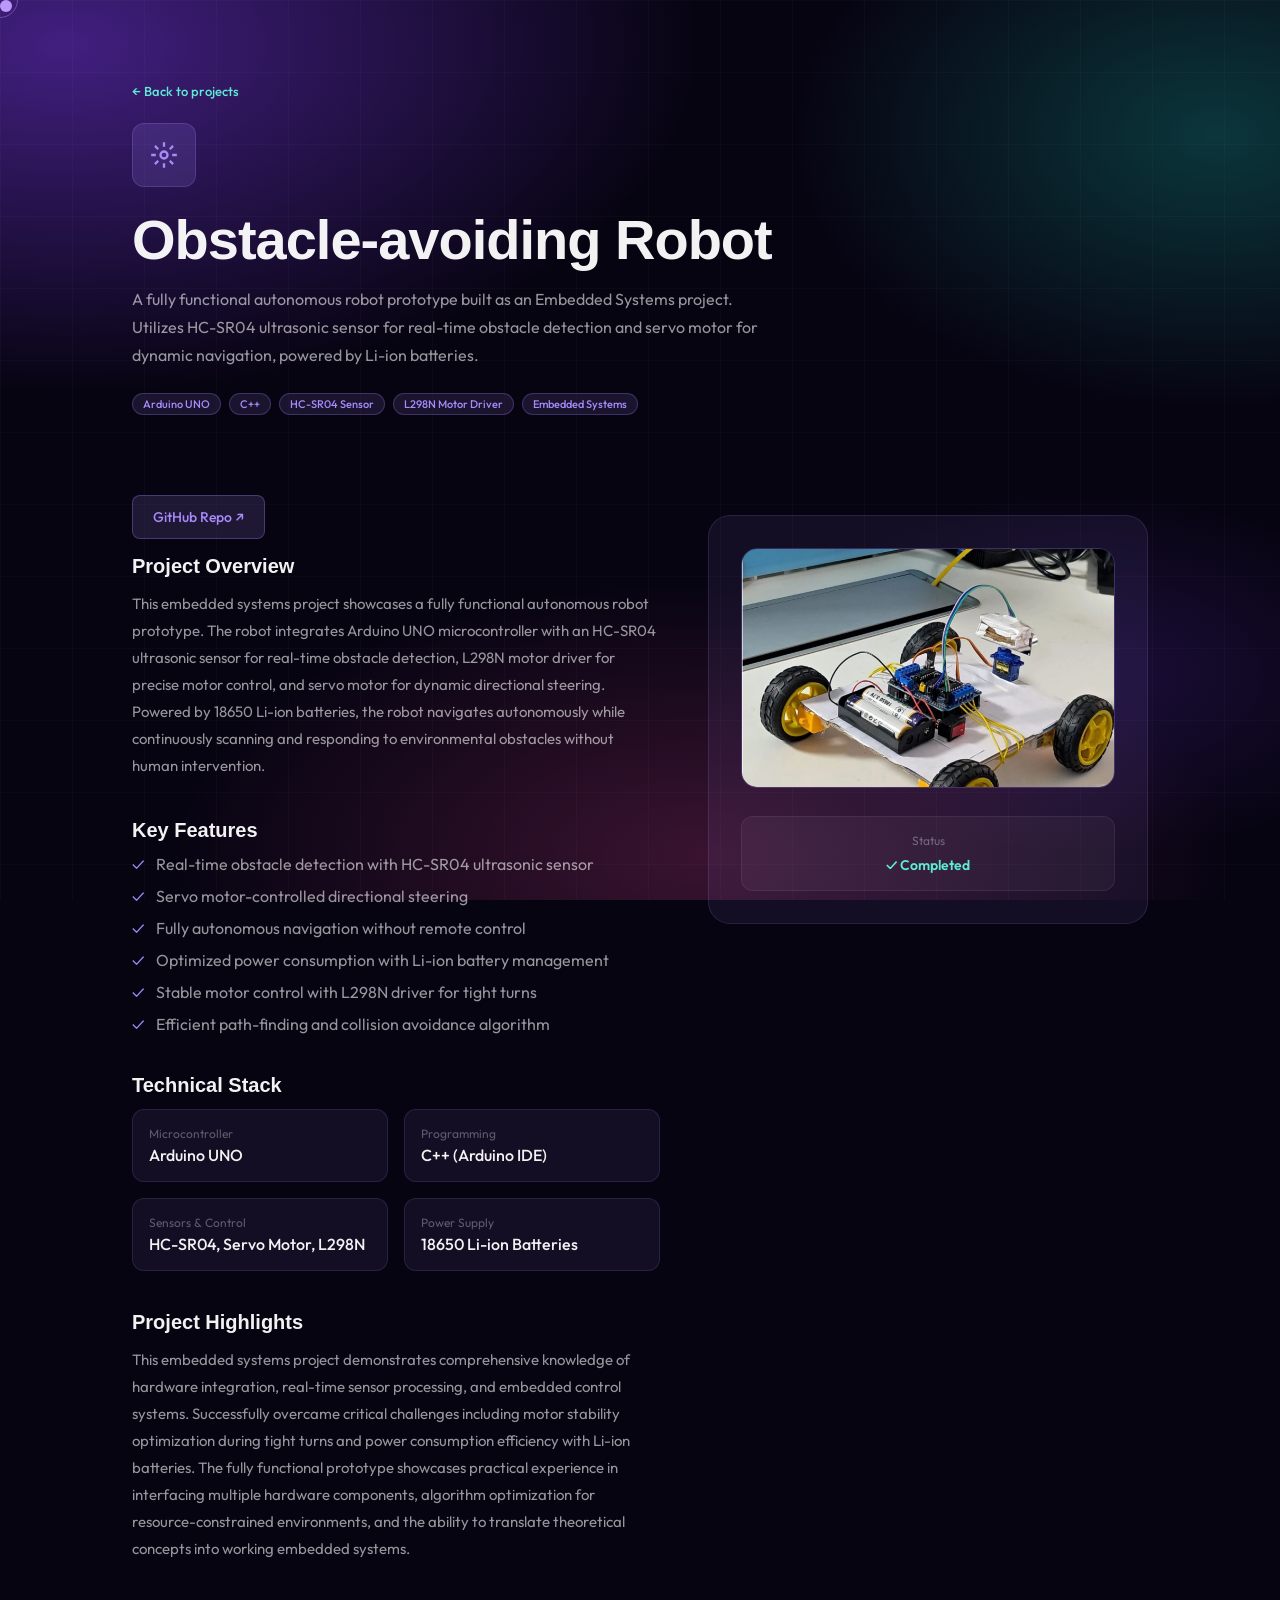
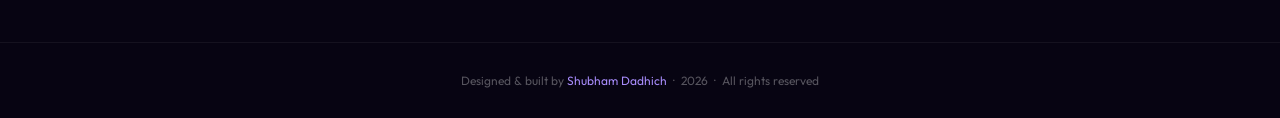
<file: project-1.html>
<!DOCTYPE html>
<html lang="en">
<head>
  <meta charset="UTF-8"/>
  <meta name="viewport" content="width=device-width, initial-scale=1.0"/>
  <title>Obstacle-avoiding Robot — Shubham Dadhich</title>
  <meta name="description" content="Embedded Systems project - Autonomous robot with Arduino UNO, ultrasonic sensors, and servo motor navigation."/>
  <link href="https://fonts.googleapis.com/css2?family=Clash+Display:wght@400;500;600;700&family=Outfit:wght@300;400;500&display=swap" rel="stylesheet"/>
  <link rel="stylesheet" href="styles.css"/>
</head>
<body>

<div id="cursor"></div>
<div id="cursor-ring"></div>
<div class="bg"></div>
<div class="bg-grid"></div>

<!-- PROJECT DETAIL -->
<section class="hero" style="padding: 80px 0 40px;">
  <div class="wrap">
    <a href="index.html#projects" style="display:inline-flex;align-items:center;gap:6px;color:var(--teal);text-decoration:none;margin-bottom:24px;font-size:13px;font-weight:500;">← Back to projects</a>
    <div class="proj-ico" style="background:rgba(167,139,250,.15);border:1px solid rgba(167,139,250,.22);width:64px;height:64px;margin-bottom:24px;">
      <svg width="28" height="28" viewBox="0 0 24 24" fill="none" stroke="#a78bfa" stroke-width="2"><circle cx="12" cy="12" r="3"/><path d="M12 1v4M12 19v4M4.22 4.22l2.83 2.83M16.95 16.95l2.83 2.83M1 12h4M19 12h4M4.22 19.78l2.83-2.83M16.95 7.05l2.83-2.83"/></svg>
    </div>
    <h1 class="hero-name" style="margin-bottom:16px;font-size:clamp(36px,5vw,56px);">Obstacle-avoiding Robot</h1>
    <p class="hero-tagline" style="margin-bottom:24px;max-width:640px;">A fully functional autonomous robot prototype built as an Embedded Systems project. Utilizes HC-SR04 ultrasonic sensor for real-time obstacle detection and servo motor for dynamic navigation, powered by Li-ion batteries.</p>
    <div style="display:flex;flex-wrap:wrap;gap:8px;">
      <span class="proj-tag" style="background:rgba(167,139,250,.12);border:1px solid rgba(167,139,250,.25);color:var(--purple);">Arduino UNO</span>
      <span class="proj-tag" style="background:rgba(167,139,250,.12);border:1px solid rgba(167,139,250,.25);color:var(--purple);">C++</span>
      <span class="proj-tag" style="background:rgba(167,139,250,.12);border:1px solid rgba(167,139,250,.25);color:var(--purple);">HC-SR04 Sensor</span>
      <span class="proj-tag" style="background:rgba(167,139,250,.12);border:1px solid rgba(167,139,250,.25);color:var(--purple);">L298N Motor Driver</span>
      <span class="proj-tag" style="background:rgba(167,139,250,.12);border:1px solid rgba(167,139,250,.25);color:var(--purple);">Embedded Systems</span>
    </div>
  </div>
</section>

<!-- PROJECT DETAILS -->
<section style="padding:60px 0;">
  <div class="wrap">
    <div style="display:grid;grid-template-columns:1.2fr 1fr;gap:48px;align-items:start;" class="proj-layout">
      <div>
        <div style="display:flex;gap:12px;flex-wrap:wrap;margin-bottom:16px;margin-top:-20px;">
          <a href="https://github.com/shubham-programmerr/Embedded-robot-code-.git" target="_blank" style="display:inline-flex;align-items:center;gap:6px;padding:12px 20px;background:rgba(167,139,250,.15);border:1px solid rgba(167,139,250,.3);color:var(--purple);text-decoration:none;border-radius:8px;font-weight:500;font-size:14px;transition:all 0.3s;">GitHub Repo ↗</a>
        </div>
        <div style="margin-bottom:40px;">
          <h2 style="font-family:'Clash Display',sans-serif;font-size:20px;font-weight:600;margin-bottom:12px;color:var(--t1);">Project Overview</h2>
          <p style="color:var(--t2);line-height:1.8;font-size:15px;">This embedded systems project showcases a fully functional autonomous robot prototype. The robot integrates Arduino UNO microcontroller with an HC-SR04 ultrasonic sensor for real-time obstacle detection, L298N motor driver for precise motor control, and servo motor for dynamic directional steering. Powered by 18650 Li-ion batteries, the robot navigates autonomously while continuously scanning and responding to environmental obstacles without human intervention.</p>
        </div>

        <div style="margin-bottom:40px;">
          <h2 style="font-family:'Clash Display',sans-serif;font-size:20px;font-weight:600;margin-bottom:12px;color:var(--t1);">Key Features</h2>
          <ul style="list-style:none;padding:0;">
            <li style="display:flex;gap:12px;margin-bottom:12px;"><span style="color:var(--purple);flex-shrink:0;">✓</span><span style="color:var(--t2);">Real-time obstacle detection with HC-SR04 ultrasonic sensor</span></li>
            <li style="display:flex;gap:12px;margin-bottom:12px;"><span style="color:var(--purple);flex-shrink:0;">✓</span><span style="color:var(--t2);">Servo motor-controlled directional steering</span></li>
            <li style="display:flex;gap:12px;margin-bottom:12px;"><span style="color:var(--purple);flex-shrink:0;">✓</span><span style="color:var(--t2);">Fully autonomous navigation without remote control</span></li>
            <li style="display:flex;gap:12px;margin-bottom:12px;"><span style="color:var(--purple);flex-shrink:0;">✓</span><span style="color:var(--t2);">Optimized power consumption with Li-ion battery management</span></li>
            <li style="display:flex;gap:12px;margin-bottom:12px;"><span style="color:var(--purple);flex-shrink:0;">✓</span><span style="color:var(--t2);">Stable motor control with L298N driver for tight turns</span></li>
            <li style="display:flex;gap:12px;margin-bottom:12px;"><span style="color:var(--purple);flex-shrink:0;">✓</span><span style="color:var(--t2);">Efficient path-finding and collision avoidance algorithm</span></li>
          </ul>
        </div>

        <div style="margin-bottom:40px;">
          <h2 style="font-family:'Clash Display',sans-serif;font-size:20px;font-weight:600;margin-bottom:12px;color:var(--t1);">Technical Stack</h2>
          <div style="display:grid;grid-template-columns:1fr 1fr;gap:16px;">
            <div style="background:rgba(167,139,250,.08);border:1px solid rgba(167,139,250,.15);padding:16px;border-radius:12px;">
              <div style="font-size:12px;color:var(--t3);margin-bottom:4px;">Microcontroller</div>
              <div style="color:var(--t1);font-weight:500;">Arduino UNO</div>
            </div>
            <div style="background:rgba(167,139,250,.08);border:1px solid rgba(167,139,250,.15);padding:16px;border-radius:12px;">
              <div style="font-size:12px;color:var(--t3);margin-bottom:4px;">Programming</div>
              <div style="color:var(--t1);font-weight:500;">C++ (Arduino IDE)</div>
            </div>
            <div style="background:rgba(167,139,250,.08);border:1px solid rgba(167,139,250,.15);padding:16px;border-radius:12px;">
              <div style="font-size:12px;color:var(--t3);margin-bottom:4px;">Sensors & Control</div>
              <div style="color:var(--t1);font-weight:500;">HC-SR04, Servo Motor, L298N</div>
            </div>
            <div style="background:rgba(167,139,250,.08);border:1px solid rgba(167,139,250,.15);padding:16px;border-radius:12px;">
              <div style="font-size:12px;color:var(--t3);margin-bottom:4px;">Power Supply</div>
              <div style="color:var(--t1);font-weight:500;">18650 Li-ion Batteries</div>
            </div>
          </div>
        </div>

        <div>
          <h2 style="font-family:'Clash Display',sans-serif;font-size:20px;font-weight:600;margin-bottom:12px;color:var(--t1);">Project Highlights</h2>
          <p style="color:var(--t2);line-height:1.8;font-size:15px;margin-bottom:20px;">This embedded systems project demonstrates comprehensive knowledge of hardware integration, real-time sensor processing, and embedded control systems. Successfully overcame critical challenges including motor stability optimization during tight turns and power consumption efficiency with Li-ion batteries. The fully functional prototype showcases practical experience in interfacing multiple hardware components, algorithm optimization for resource-constrained environments, and the ability to translate theoretical concepts into working embedded systems.</p>
        </div>
      </div>

      <div style="background:rgba(167,139,250,.08);border:1px solid rgba(167,139,250,.15);border-radius:22px;padding:32px;text-align:center;height:fit-content;">
        <img src="pictures/robot_pic.png" alt="Obstacle-avoiding Robot" style="width:100%;height:240px;object-fit:cover;border-radius:16px;margin-bottom:24px;border:1px solid rgba(167,139,250,.25);">
        <div style="background:rgba(255,255,255,.04);border:1px solid rgba(255,255,255,.07);border-radius:12px;padding:16px;">
          <div style="font-size:12px;color:var(--t3);margin-bottom:8px;">Status</div>
          <div style="color:var(--teal);font-weight:600;font-size:14px;">✓ Completed</div>
        </div>
      </div>
    </div>
  </div>
</section>

<footer>
  <p>Designed & built by <span>Shubham Dadhich</span> &nbsp;·&nbsp; 2026 &nbsp;·&nbsp; All rights reserved</p>
</footer>

<script src="script.js"></script>
</body>
</html>
</file>
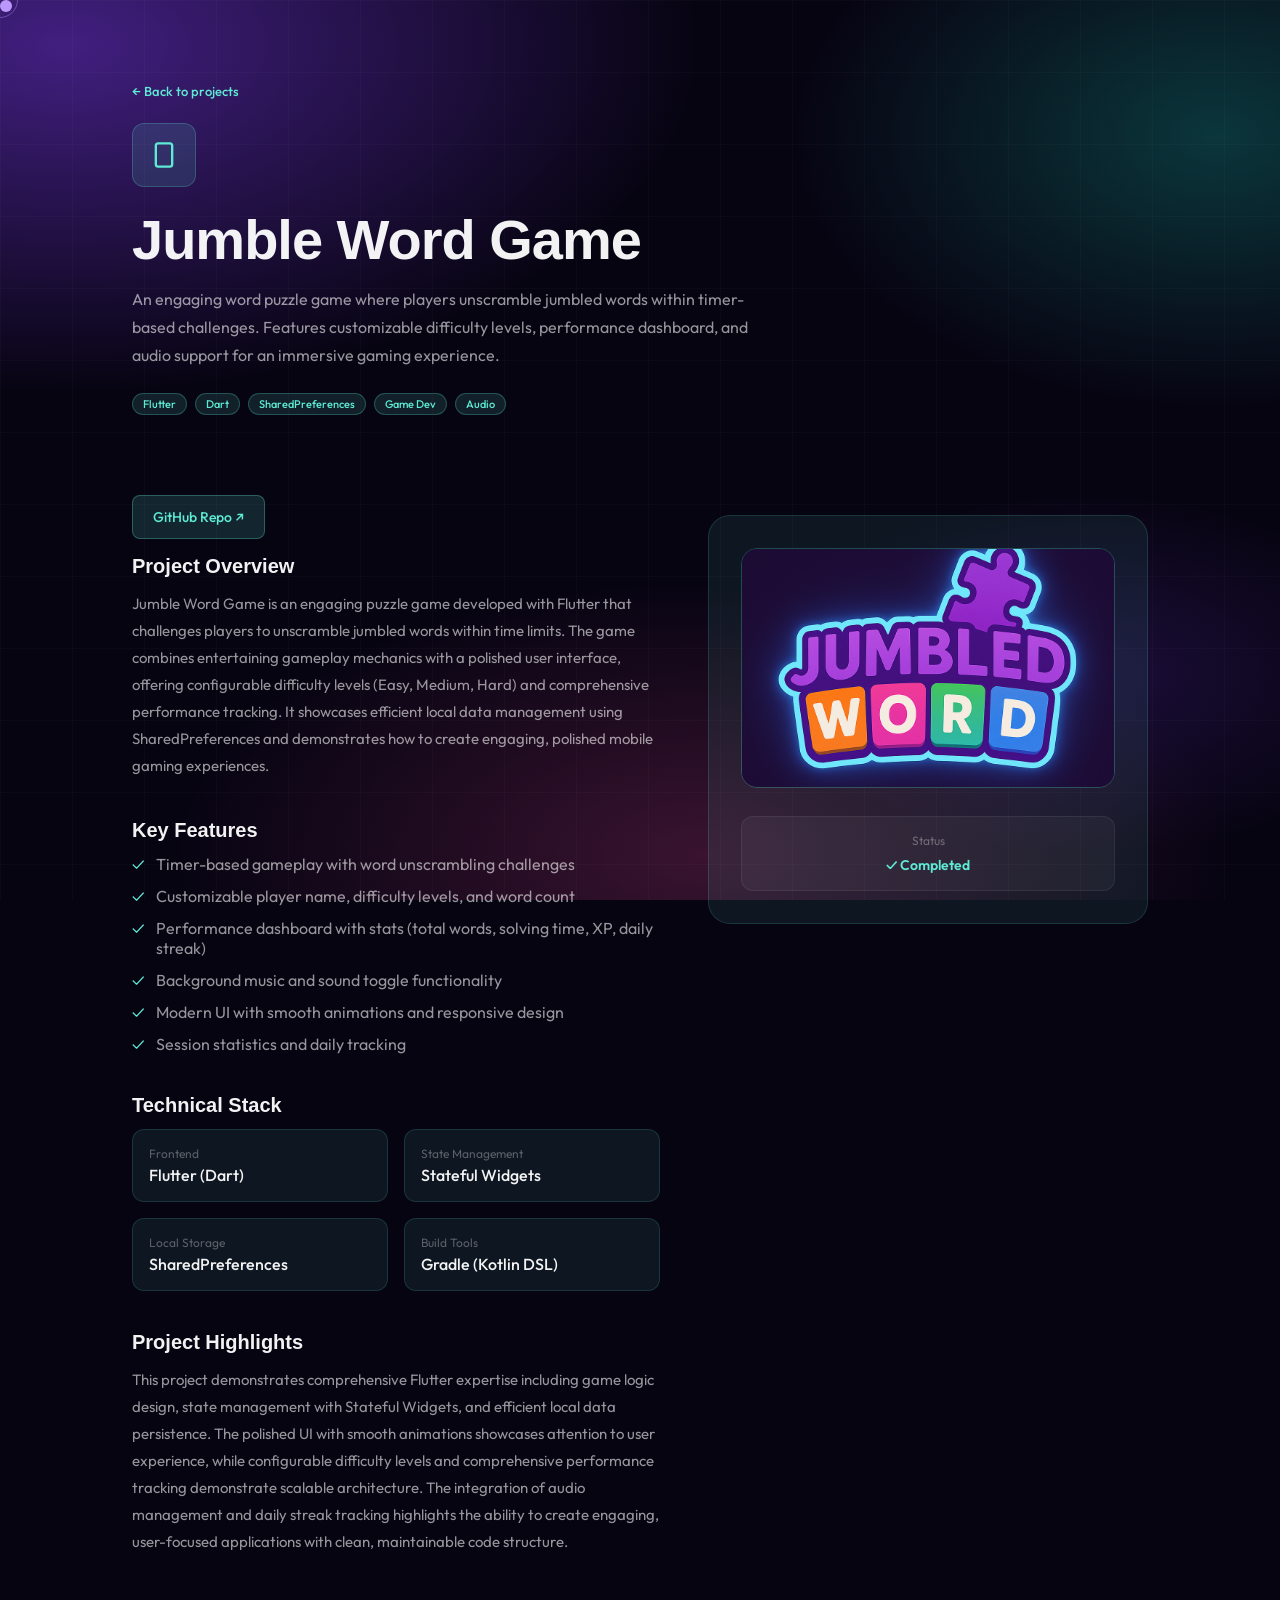
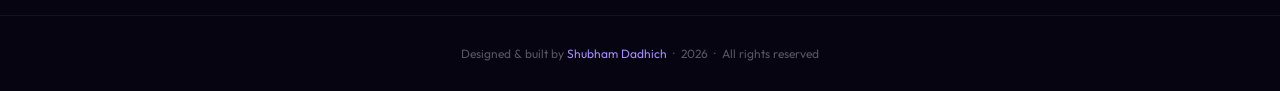
<file: project-2.html>
<!DOCTYPE html>
<html lang="en">
<head>
  <meta charset="UTF-8"/>
  <meta name="viewport" content="width=device-width, initial-scale=1.0"/>
  <title>Jumble Word Game — Shubham Dadhich</title>
  <meta name="description" content="Interactive Jumble Word Puzzle Game built with Flutter, featuring timer-based challenges and performance tracking."/>
  <link href="https://fonts.googleapis.com/css2?family=Clash+Display:wght@400;500;600;700&family=Outfit:wght@300;400;500&display=swap" rel="stylesheet"/>
  <link rel="stylesheet" href="styles.css"/>
</head>
<body>

<div id="cursor"></div>
<div id="cursor-ring"></div>
<div class="bg"></div>
<div class="bg-grid"></div>

<!-- PROJECT DETAIL -->
<section class="hero" style="padding: 80px 0 40px;">
  <div class="wrap">
    <a href="index.html#projects" style="display:inline-flex;align-items:center;gap:6px;color:var(--teal);text-decoration:none;margin-bottom:24px;font-size:13px;font-weight:500;">← Back to projects</a>
    <div class="proj-ico" style="background:rgba(94,234,212,.12);border:1px solid rgba(94,234,212,.22);width:64px;height:64px;margin-bottom:24px;">
      <svg width="28" height="28" viewBox="0 0 24 24" fill="none" stroke="#5eead4" stroke-width="2"><rect x="5" y="2" width="14" height="20" rx="2"/><line x1="12" y1="18" x2="12.01" y2="18"/></svg>
    </div>
    <h1 class="hero-name" style="margin-bottom:16px;font-size:clamp(36px,5vw,56px);">Jumble Word Game</h1>
    <p class="hero-tagline" style="margin-bottom:24px;max-width:640px;">An engaging word puzzle game where players unscramble jumbled words within timer-based challenges. Features customizable difficulty levels, performance dashboard, and audio support for an immersive gaming experience.</p>
    <div style="display:flex;flex-wrap:wrap;gap:8px;">
      <span class="proj-tag" style="background:rgba(94,234,212,.12);border:1px solid rgba(94,234,212,.25);color:var(--teal);">Flutter</span>
      <span class="proj-tag" style="background:rgba(94,234,212,.12);border:1px solid rgba(94,234,212,.25);color:var(--teal);">Dart</span>
      <span class="proj-tag" style="background:rgba(94,234,212,.12);border:1px solid rgba(94,234,212,.25);color:var(--teal);">SharedPreferences</span>
      <span class="proj-tag" style="background:rgba(94,234,212,.12);border:1px solid rgba(94,234,212,.25);color:var(--teal);">Game Dev</span>
      <span class="proj-tag" style="background:rgba(94,234,212,.12);border:1px solid rgba(94,234,212,.25);color:var(--teal);">Audio</span>
    </div>
  </div>
</section>

<!-- PROJECT DETAILS -->
<section style="padding:60px 0;">
  <div class="wrap">
    <div style="display:grid;grid-template-columns:1.2fr 1fr;gap:48px;align-items:start;" class="proj-layout">
      <div>
        <div style="display:flex;gap:12px;flex-wrap:wrap;margin-bottom:16px;margin-top:-20px;">
          <a href="https://github.com/shubham-programmerr/flutter_project.git" target="_blank" style="display:inline-flex;align-items:center;gap:6px;padding:12px 20px;background:rgba(94,234,212,.15);border:1px solid rgba(94,234,212,.3);color:var(--teal);text-decoration:none;border-radius:8px;font-weight:500;font-size:14px;transition:all 0.3s;">GitHub Repo ↗</a>
        </div>
        <div style="margin-bottom:40px;">
          <h2 style="font-family:'Clash Display',sans-serif;font-size:20px;font-weight:600;margin-bottom:12px;color:var(--t1);">Project Overview</h2>
          <p style="color:var(--t2);line-height:1.8;font-size:15px;">Jumble Word Game is an engaging puzzle game developed with Flutter that challenges players to unscramble jumbled words within time limits. The game combines entertaining gameplay mechanics with a polished user interface, offering configurable difficulty levels (Easy, Medium, Hard) and comprehensive performance tracking. It showcases efficient local data management using SharedPreferences and demonstrates how to create engaging, polished mobile gaming experiences.</p>
        </div>

        <div style="margin-bottom:40px;">
          <h2 style="font-family:'Clash Display',sans-serif;font-size:20px;font-weight:600;margin-bottom:12px;color:var(--t1);">Key Features</h2>
          <ul style="list-style:none;padding:0;">
            <li style="display:flex;gap:12px;margin-bottom:12px;"><span style="color:var(--teal);flex-shrink:0;">✓</span><span style="color:var(--t2);">Timer-based gameplay with word unscrambling challenges</span></li>
            <li style="display:flex;gap:12px;margin-bottom:12px;"><span style="color:var(--teal);flex-shrink:0;">✓</span><span style="color:var(--t2);">Customizable player name, difficulty levels, and word count</span></li>
            <li style="display:flex;gap:12px;margin-bottom:12px;"><span style="color:var(--teal);flex-shrink:0;">✓</span><span style="color:var(--t2);">Performance dashboard with stats (total words, solving time, XP, daily streak)</span></li>
            <li style="display:flex;gap:12px;margin-bottom:12px;"><span style="color:var(--teal);flex-shrink:0;">✓</span><span style="color:var(--t2);">Background music and sound toggle functionality</span></li>
            <li style="display:flex;gap:12px;margin-bottom:12px;"><span style="color:var(--teal);flex-shrink:0;">✓</span><span style="color:var(--t2);">Modern UI with smooth animations and responsive design</span></li>
            <li style="display:flex;gap:12px;margin-bottom:12px;"><span style="color:var(--teal);flex-shrink:0;">✓</span><span style="color:var(--t2);">Session statistics and daily tracking</span></li>
          </ul>
        </div>

        <div style="margin-bottom:40px;">
          <h2 style="font-family:'Clash Display',sans-serif;font-size:20px;font-weight:600;margin-bottom:12px;color:var(--t1);">Technical Stack</h2>
          <div style="display:grid;grid-template-columns:1fr 1fr;gap:16px;">
            <div style="background:rgba(94,234,212,.08);border:1px solid rgba(94,234,212,.15);padding:16px;border-radius:12px;">
              <div style="font-size:12px;color:var(--t3);margin-bottom:4px;">Frontend</div>
              <div style="color:var(--t1);font-weight:500;">Flutter (Dart)</div>
            </div>
            <div style="background:rgba(94,234,212,.08);border:1px solid rgba(94,234,212,.15);padding:16px;border-radius:12px;">
              <div style="font-size:12px;color:var(--t3);margin-bottom:4px;">State Management</div>
              <div style="color:var(--t1);font-weight:500;">Stateful Widgets</div>
            </div>
            <div style="background:rgba(94,234,212,.08);border:1px solid rgba(94,234,212,.15);padding:16px;border-radius:12px;">
              <div style="font-size:12px;color:var(--t3);margin-bottom:4px;">Local Storage</div>
              <div style="color:var(--t1);font-weight:500;">SharedPreferences</div>
            </div>
            <div style="background:rgba(94,234,212,.08);border:1px solid rgba(94,234,212,.15);padding:16px;border-radius:12px;">
              <div style="font-size:12px;color:var(--t3);margin-bottom:4px;">Build Tools</div>
              <div style="color:var(--t1);font-weight:500;">Gradle (Kotlin DSL)</div>
            </div>
          </div>
        </div>

        <div>
          <h2 style="font-family:'Clash Display',sans-serif;font-size:20px;font-weight:600;margin-bottom:12px;color:var(--t1);">Project Highlights</h2>
          <p style="color:var(--t2);line-height:1.8;font-size:15px;">This project demonstrates comprehensive Flutter expertise including game logic design, state management with Stateful Widgets, and efficient local data persistence. The polished UI with smooth animations showcases attention to user experience, while configurable difficulty levels and comprehensive performance tracking demonstrate scalable architecture. The integration of audio management and daily streak tracking highlights the ability to create engaging, user-focused applications with clean, maintainable code structure.</p>
        </div>
      </div>

      <div style="background:rgba(94,234,212,.08);border:1px solid rgba(94,234,212,.15);border-radius:22px;padding:32px;text-align:center;height:fit-content;">
        <img src="pictures/logo.png" alt="Jumbling using Flutter" style="width:100%;height:240px;object-fit:cover;border-radius:16px;margin-bottom:24px;border:1px solid rgba(94,234,212,.25);">
        <div style="background:rgba(255,255,255,.04);border:1px solid rgba(255,255,255,.07);border-radius:12px;padding:16px;">
          <div style="font-size:12px;color:var(--t3);margin-bottom:8px;">Status</div>
          <div style="color:var(--teal);font-weight:600;font-size:14px;">✓ Completed</div>
        </div>
      </div>
    </div>
  </div>
</section>

<footer>
  <p>Designed & built by <span>Shubham Dadhich</span> &nbsp;·&nbsp; 2026 &nbsp;·&nbsp; All rights reserved</p>
</footer>

<script src="script.js"></script>
</body>
</html>
</file>
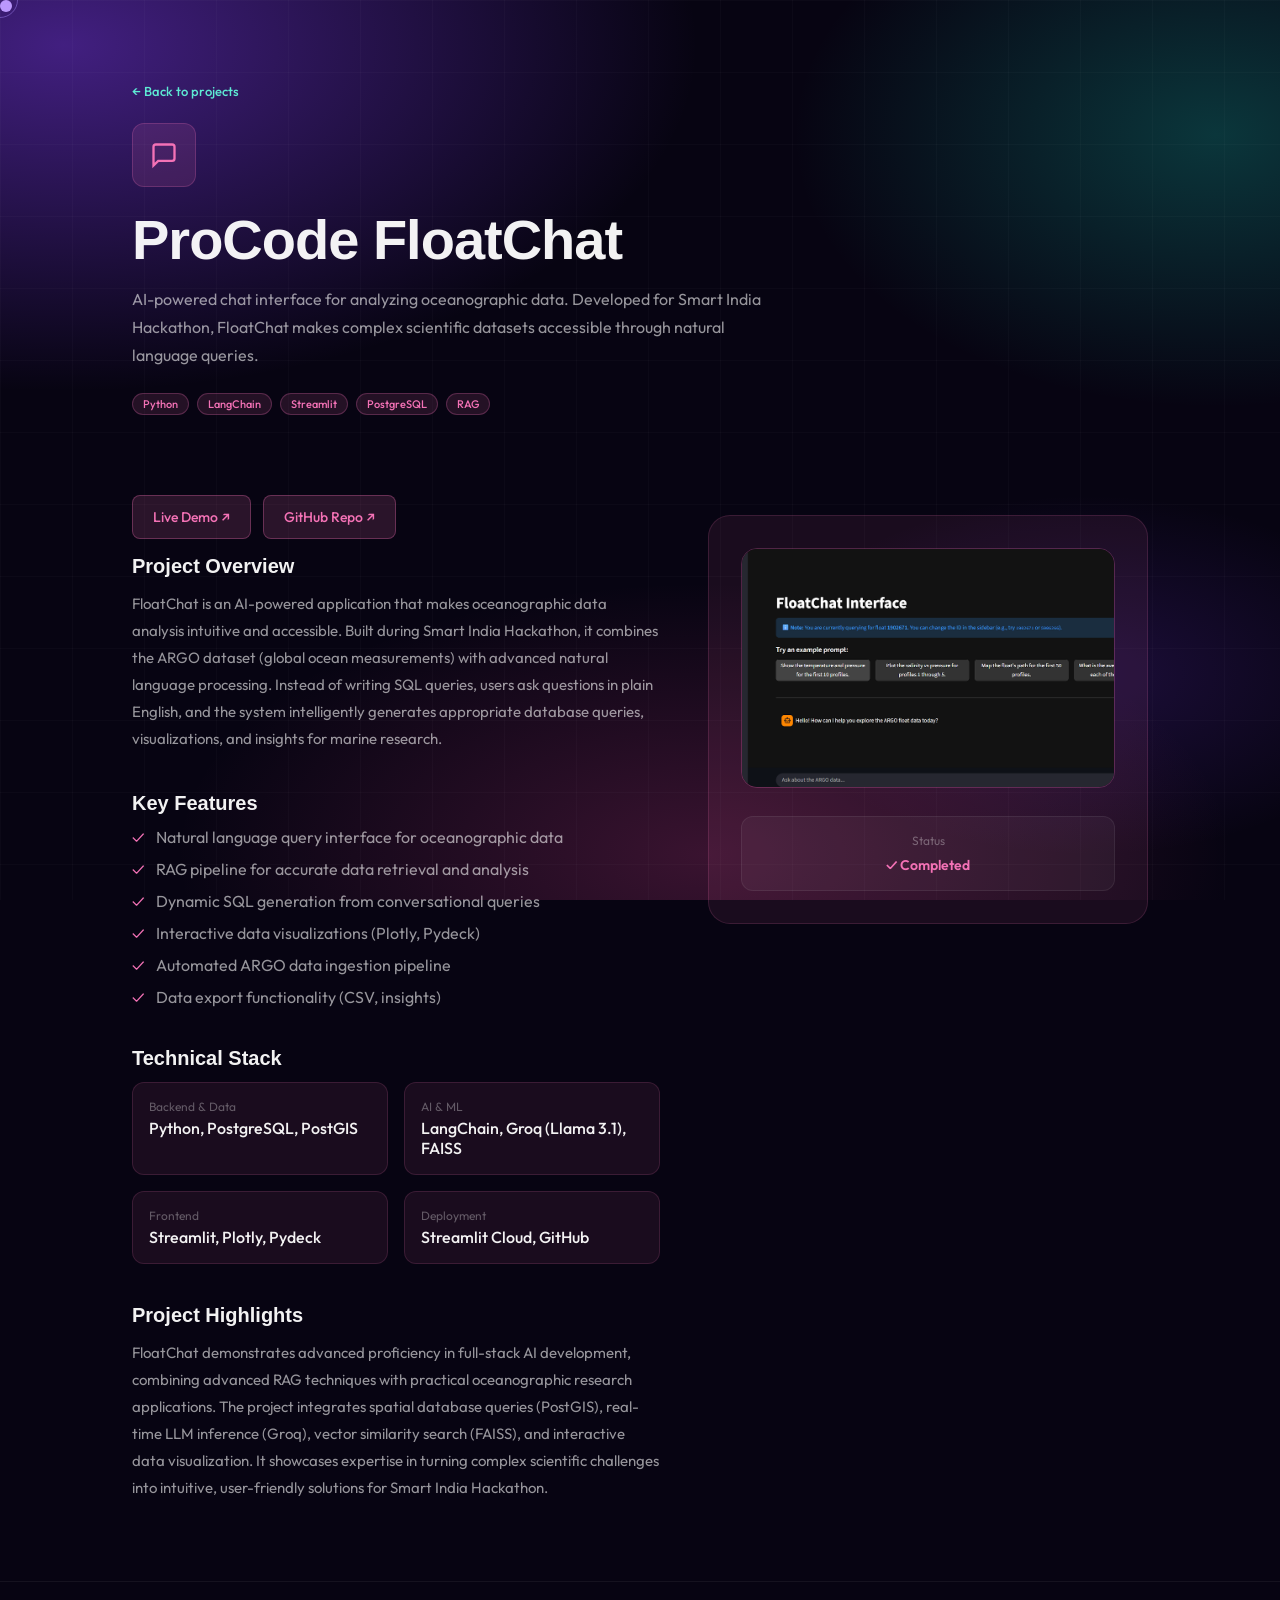
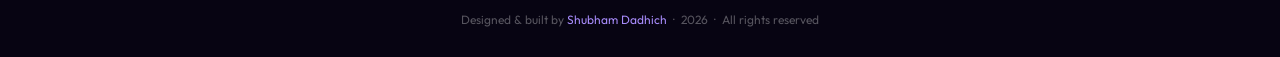
<file: project-3.html>
<!DOCTYPE html>
<html lang="en">
<head>
  <meta charset="UTF-8"/>
  <meta name="viewport" content="width=device-width, initial-scale=1.0"/>
  <title>ProCode FloatChat — Shubham Dadhich</title>
  <meta name="description" content="AI-powered chat interface for oceanographic data analysis, Smart India Hackathon project."/>
  <link href="https://fonts.googleapis.com/css2?family=Clash+Display:wght@400;500;600;700&family=Outfit:wght@300;400;500&display=swap" rel="stylesheet"/>
  <link rel="stylesheet" href="styles.css"/>
</head>
<body>

<div id="cursor"></div>
<div id="cursor-ring"></div>
<div class="bg"></div>
<div class="bg-grid"></div>

<!-- PROJECT DETAIL -->
<section class="hero" style="padding: 80px 0 40px;">
  <div class="wrap">
    <a href="index.html#projects" style="display:inline-flex;align-items:center;gap:6px;color:var(--teal);text-decoration:none;margin-bottom:24px;font-size:13px;font-weight:500;">← Back to projects</a>
    <div class="proj-ico" style="background:rgba(244,114,182,.12);border:1px solid rgba(244,114,182,.22);width:64px;height:64px;margin-bottom:24px;">
      <svg width="28" height="28" viewBox="0 0 24 24" fill="none" stroke="#f472b6" stroke-width="2"><path d="M21 15a2 2 0 01-2 2H7l-4 4V5a2 2 0 012-2h14a2 2 0 012 2z"/></svg>
    </div>
    <h1 class="hero-name" style="margin-bottom:16px;font-size:clamp(36px,5vw,56px);">ProCode FloatChat</h1>
    <p class="hero-tagline" style="margin-bottom:24px;max-width:640px;">AI-powered chat interface for analyzing oceanographic data. Developed for Smart India Hackathon, FloatChat makes complex scientific datasets accessible through natural language queries.</p>
    <div style="display:flex;flex-wrap:wrap;gap:8px;">
      <span class="proj-tag" style="background:rgba(244,114,182,.12);border:1px solid rgba(244,114,182,.25);color:var(--pink);">Python</span>
      <span class="proj-tag" style="background:rgba(244,114,182,.12);border:1px solid rgba(244,114,182,.25);color:var(--pink);">LangChain</span>
      <span class="proj-tag" style="background:rgba(244,114,182,.12);border:1px solid rgba(244,114,182,.25);color:var(--pink);">Streamlit</span>
      <span class="proj-tag" style="background:rgba(244,114,182,.12);border:1px solid rgba(244,114,182,.25);color:var(--pink);">PostgreSQL</span>
      <span class="proj-tag" style="background:rgba(244,114,182,.12);border:1px solid rgba(244,114,182,.25);color:var(--pink);">RAG</span>
    </div>
  </div>
</section>

<!-- PROJECT DETAILS -->
<section style="padding:60px 0;">
  <div class="wrap">
    <div style="display:grid;grid-template-columns:1.2fr 1fr;gap:48px;align-items:start;" class="proj-layout">
      <div>
        <div style="display:flex;gap:12px;flex-wrap:wrap;margin-bottom:16px;margin-top:-20px;">
          <a href="https://procodefloatchat.streamlit.app" target="_blank" style="display:inline-flex;align-items:center;gap:6px;padding:12px 20px;background:rgba(244,114,182,.15);border:1px solid rgba(244,114,182,.3);color:var(--pink);text-decoration:none;border-radius:8px;font-weight:500;font-size:14px;transition:all 0.3s;">Live Demo ↗</a>
          <a href="https://github.com/shubham-programmerr/floatchat" target="_blank" style="display:inline-flex;align-items:center;gap:6px;padding:12px 20px;background:rgba(244,114,182,.15);border:1px solid rgba(244,114,182,.3);color:var(--pink);text-decoration:none;border-radius:8px;font-weight:500;font-size:14px;transition:all 0.3s;">GitHub Repo ↗</a>
        </div>
        <div style="margin-bottom:40px;">
          <h2 style="font-family:'Clash Display',sans-serif;font-size:20px;font-weight:600;margin-bottom:12px;color:var(--t1);">Project Overview</h2>
          <p style="color:var(--t2);line-height:1.8;font-size:15px;">FloatChat is an AI-powered application that makes oceanographic data analysis intuitive and accessible. Built during Smart India Hackathon, it combines the ARGO dataset (global ocean measurements) with advanced natural language processing. Instead of writing SQL queries, users ask questions in plain English, and the system intelligently generates appropriate database queries, visualizations, and insights for marine research.</p>
        </div>

        <div style="margin-bottom:40px;">
          <h2 style="font-family:'Clash Display',sans-serif;font-size:20px;font-weight:600;margin-bottom:12px;color:var(--t1);">Key Features</h2>
          <ul style="list-style:none;padding:0;">
            <li style="display:flex;gap:12px;margin-bottom:12px;"><span style="color:var(--pink);flex-shrink:0;">✓</span><span style="color:var(--t2);">Natural language query interface for oceanographic data</span></li>
            <li style="display:flex;gap:12px;margin-bottom:12px;"><span style="color:var(--pink);flex-shrink:0;">✓</span><span style="color:var(--t2);">RAG pipeline for accurate data retrieval and analysis</span></li>
            <li style="display:flex;gap:12px;margin-bottom:12px;"><span style="color:var(--pink);flex-shrink:0;">✓</span><span style="color:var(--t2);">Dynamic SQL generation from conversational queries</span></li>
            <li style="display:flex;gap:12px;margin-bottom:12px;"><span style="color:var(--pink);flex-shrink:0;">✓</span><span style="color:var(--t2);">Interactive data visualizations (Plotly, Pydeck)</span></li>
            <li style="display:flex;gap:12px;margin-bottom:12px;"><span style="color:var(--pink);flex-shrink:0;">✓</span><span style="color:var(--t2);">Automated ARGO data ingestion pipeline</span></li>
            <li style="display:flex;gap:12px;margin-bottom:12px;"><span style="color:var(--pink);flex-shrink:0;">✓</span><span style="color:var(--t2);">Data export functionality (CSV, insights)</span></li>
          </ul>
        </div>

        <div style="margin-bottom:40px;">
          <h2 style="font-family:'Clash Display',sans-serif;font-size:20px;font-weight:600;margin-bottom:12px;color:var(--t1);">Technical Stack</h2>
          <div style="display:grid;grid-template-columns:1fr 1fr;gap:16px;">
            <div style="background:rgba(244,114,182,.08);border:1px solid rgba(244,114,182,.15);padding:16px;border-radius:12px;">
              <div style="font-size:12px;color:var(--t3);margin-bottom:4px;">Backend & Data</div>
              <div style="color:var(--t1);font-weight:500;">Python, PostgreSQL, PostGIS</div>
            </div>
            <div style="background:rgba(244,114,182,.08);border:1px solid rgba(244,114,182,.15);padding:16px;border-radius:12px;">
              <div style="font-size:12px;color:var(--t3);margin-bottom:4px;">AI & ML</div>
              <div style="color:var(--t1);font-weight:500;">LangChain, Groq (Llama 3.1), FAISS</div>
            </div>
            <div style="background:rgba(244,114,182,.08);border:1px solid rgba(244,114,182,.15);padding:16px;border-radius:12px;">
              <div style="font-size:12px;color:var(--t3);margin-bottom:4px;">Frontend</div>
              <div style="color:var(--t1);font-weight:500;">Streamlit, Plotly, Pydeck</div>
            </div>
            <div style="background:rgba(244,114,182,.08);border:1px solid rgba(244,114,182,.15);padding:16px;border-radius:12px;">
              <div style="font-size:12px;color:var(--t3);margin-bottom:4px;">Deployment</div>
              <div style="color:var(--t1);font-weight:500;">Streamlit Cloud, GitHub</div>
            </div>
          </div>
        </div>

        <div>
          <h2 style="font-family:'Clash Display',sans-serif;font-size:20px;font-weight:600;margin-bottom:12px;color:var(--t1);">Project Highlights</h2>
          <p style="color:var(--t2);line-height:1.8;font-size:15px;margin-bottom:20px;">FloatChat demonstrates advanced proficiency in full-stack AI development, combining advanced RAG techniques with practical oceanographic research applications. The project integrates spatial database queries (PostGIS), real-time LLM inference (Groq), vector similarity search (FAISS), and interactive data visualization. It showcases expertise in turning complex scientific challenges into intuitive, user-friendly solutions for Smart India Hackathon.</p>
        </div>
      </div>

      <div style="background:rgba(244,114,182,.08);border:1px solid rgba(244,114,182,.15);border-radius:22px;padding:32px;text-align:center;height:fit-content;">
        <img src="pictures/floatchat.png" alt="ProCode float-chat" style="width:100%;height:240px;object-fit:cover;border-radius:16px;margin-bottom:24px;border:1px solid rgba(244,114,182,.25);">
        <div style="background:rgba(255,255,255,.04);border:1px solid rgba(255,255,255,.07);border-radius:12px;padding:16px;">
          <div style="font-size:12px;color:var(--t3);margin-bottom:8px;">Status</div>
          <div style="color:var(--pink);font-weight:600;font-size:14px;">✓ Completed</div>
        </div>
      </div>
    </div>
  </div>
</section>

<footer>
  <p>Designed & built by <span>Shubham Dadhich</span> &nbsp;·&nbsp; 2026 &nbsp;·&nbsp; All rights reserved</p>
</footer>

<script src="script.js"></script>
</body>
</html>
</file>
<file: styles.css>
*, *::before, *::after {
  box-sizing: border-box;
  margin: 0;
  padding: 0;
}

:root {
  --purple: #a78bfa;
  --purple-d: #7c3aed;
  --teal: #5eead4;
  --pink: #f472b6;
  --glass: rgba(255, 255, 255, 0.07);
  --glass-b: rgba(255, 255, 255, 0.13);
  --glass-h: rgba(255, 255, 255, 0.12);
  --t1: rgba(255, 255, 255, 0.95);
  --t2: rgba(255, 255, 255, 0.58);
  --t3: rgba(255, 255, 255, 0.32);
  --r-sm: 10px;
  --r-md: 16px;
  --r-lg: 22px;
  --r-xl: 32px;
}

html {
  scroll-behavior: smooth;
}

body {
  font-family: "Outfit", sans-serif;
  background: #070412;
  color: var(--t1);
  overflow-x: hidden;
  cursor: none;
}

#cursor {
  width: 12px;
  height: 12px;
  background: var(--purple);
  border-radius: 50%;
  position: fixed;
  top: 0;
  left: 0;
  pointer-events: none;
  z-index: 9999;
  transition: transform 0.15s;
  mix-blend-mode: screen;
}

#cursor-ring {
  width: 36px;
  height: 36px;
  border: 1px solid rgba(167, 139, 250, 0.45);
  border-radius: 50%;
  position: fixed;
  top: 0;
  left: 0;
  pointer-events: none;
  z-index: 9998;
  transition: opacity 0.3s;
}

.bg {
  position: fixed;
  inset: 0;
  z-index: 0;
  background: radial-gradient(ellipse 90% 70% at 5% 5%, rgba(124, 58, 237, 0.5) 0%, transparent 55%),
    radial-gradient(ellipse 60% 55% at 95% 15%, rgba(20, 184, 166, 0.28) 0%, transparent 55%),
    radial-gradient(ellipse 75% 55% at 55% 95%, rgba(236, 72, 153, 0.22) 0%, transparent 55%),
    radial-gradient(ellipse 50% 40% at 85% 75%, rgba(124, 58, 237, 0.18) 0%, transparent 50%), #070412;
}

.bg-grid {
  position: fixed;
  inset: 0;
  z-index: 0;
  background-image: linear-gradient(rgba(255, 255, 255, 0.025) 1px, transparent 1px),
    linear-gradient(90deg, rgba(255, 255, 255, 0.025) 1px, transparent 1px);
  background-size: 72px 72px;
}

.wrap {
  max-width: 1080px;
  margin: 0 auto;
  padding: 0 32px;
  position: relative;
  z-index: 2;
}

.glass-card {
  background: var(--glass);
  border: 1px solid var(--glass-b);
  backdrop-filter: blur(20px);
  -webkit-backdrop-filter: blur(20px);
}

/* NAV */
nav {
  position: sticky;
  top: 0;
  z-index: 500;
  padding: 18px 0;
}

.nav-inner {
  display: flex;
  align-items: center;
  justify-content: space-between;
  padding: 13px 26px;
  border-radius: 50px;
}

.nav-logo {
  font-family: "Clash Display", sans-serif;
  font-size: 17px;
  font-weight: 700;
  background: linear-gradient(120deg, var(--purple), var(--teal));
  -webkit-background-clip: text;
  -webkit-text-fill-color: transparent;
  background-clip: text;
  text-decoration: none;
}

.nav-links {
  display: flex;
  gap: 28px;
  list-style: none;
}

.nav-links a {
  color: var(--t2);
  text-decoration: none;
  font-size: 13.5px;
  font-weight: 500;
  transition: color 0.2s;
}

.nav-links a:hover {
  color: var(--t1);
}

.nav-hire {
  font-size: 13px;
  font-weight: 500;
  color: var(--purple);
  background: rgba(167, 139, 250, 0.12);
  border: 1px solid rgba(167, 139, 250, 0.3);
  border-radius: 50px;
  padding: 8px 20px;
  cursor: pointer;
  text-decoration: none;
  transition: all 0.2s;
}

.nav-hire:hover {
  background: rgba(167, 139, 250, 0.22);
  transform: translateY(-1px);
}

.hamburger {
  display: none;
  flex-direction: column;
  gap: 5px;
  cursor: pointer;
}

.hamburger span {
  display: block;
  width: 22px;
  height: 1.5px;
  background: var(--t2);
  border-radius: 2px;
  transition: all 0.3s;
}

/* HERO */
.hero {
  padding: 110px 0 90px;
}

.hero-layout {
  display: grid;
  grid-template-columns: 1fr auto;
  gap: 48px;
  align-items: center;
}

.hero-eyebrow {
  display: inline-flex;
  align-items: center;
  gap: 8px;
  background: rgba(94, 234, 212, 0.09);
  border: 1px solid rgba(94, 234, 212, 0.2);
  color: var(--teal);
  font-size: 12px;
  font-weight: 500;
  padding: 6px 14px;
  border-radius: 50px;
  margin-bottom: 22px;
  animation: fadeUp 0.7s ease both;
}

.hero-eyebrow .dot {
  width: 6px;
  height: 6px;
  border-radius: 50%;
  background: var(--teal);
  animation: blink 2s infinite;
}

@keyframes blink {
  0%,
  100% {
    opacity: 1;
  }
  50% {
    opacity: 0.25;
  }
}

.hero-name {
  font-family: "Clash Display", sans-serif;
  font-size: clamp(46px, 6.5vw, 82px);
  font-weight: 700;
  line-height: 1.04;
  letter-spacing: -1px;
  margin-bottom: 18px;
  animation: fadeUp 0.7s 0.08s ease both;
}

.hero-name .grad {
  background: linear-gradient(110deg, var(--purple) 0%, var(--pink) 55%, var(--teal) 100%);
  -webkit-background-clip: text;
  -webkit-text-fill-color: transparent;
  background-clip: text;
}

.hero-tagline {
  font-size: 16px;
  color: var(--t2);
  line-height: 1.75;
  max-width: 480px;
  margin-bottom: 36px;
  animation: fadeUp 0.7s 0.16s ease both;
}

.hero-btns {
  display: flex;
  gap: 12px;
  flex-wrap: wrap;
  animation: fadeUp 0.7s 0.24s ease both;
}

.btn-p {
  background: linear-gradient(135deg, rgba(167, 139, 250, 0.55), rgba(244, 114, 182, 0.4));
  border: 1px solid rgba(167, 139, 250, 0.42);
  color: #fff;
  font-family: "Outfit", sans-serif;
  font-size: 14px;
  font-weight: 500;
  padding: 12px 28px;
  border-radius: 50px;
  cursor: pointer;
  text-decoration: none;
  transition: filter 0.2s, transform 0.2s;
}

.btn-p:hover {
  filter: brightness(1.18);
  transform: translateY(-2px);
}

.btn-s {
  background: var(--glass);
  border: 1px solid var(--glass-b);
  color: var(--t2);
  font-family: "Outfit", sans-serif;
  font-size: 14px;
  font-weight: 500;
  padding: 12px 28px;
  border-radius: 50px;
  cursor: pointer;
  text-decoration: none;
  transition: all 0.2s;
}

.btn-s:hover {
  background: var(--glass-h);
  color: var(--t1);
  transform: translateY(-2px);
}

.profile-card {
  width: 260px;
  padding: 36px 28px;
  border-radius: var(--r-lg);
  text-align: center;
  animation: fadeUp 0.7s 0.32s ease both;
  flex-shrink: 0;
}

.avatar-ring {
  width: 130px;
  height: 130px;
  border-radius: 50%;
  margin: 0 auto 18px;
  background: linear-gradient(135deg, var(--purple), var(--pink), var(--teal));
  padding: 2px;
}

.avatar-inner {
  width: 100%;
  height: 100%;
  border-radius: 50%;
  background: #120a28;
  display: flex;
  align-items: center;
  justify-content: center;
  font-family: "Clash Display", sans-serif;
  font-size: 26px;
  font-weight: 700;
  color: var(--purple);
  overflow: hidden;
  position: relative;
}

.avatar-inner img {
  width: 100%;
  height: 100%;
  object-fit: cover;
  border-radius: 50%;
  display: block;
  position: absolute;
  top: 0;
  left: 0;
}

.profile-name {
  font-family: "Clash Display", sans-serif;
  font-size: 15px;
  font-weight: 600;
  margin-bottom: 4px;
}

.profile-role {
  font-size: 12px;
  color: var(--t2);
  margin-bottom: 14px;
}

.profile-location {
  font-size: 11px;
  color: var(--t3);
  display: flex;
  align-items: center;
  justify-content: center;
  gap: 4px;
}

.profile-socials {
  display: flex;
  justify-content: center;
  gap: 8px;
  margin-top: 14px;
}

.soc-btn {
  width: 32px;
  height: 32px;
  border-radius: 50%;
  background: rgba(255, 255, 255, 0.06);
  border: 1px solid rgba(255, 255, 255, 0.11);
  display: flex;
  align-items: center;
  justify-content: center;
  text-decoration: none;
  color: var(--t2);
  transition: all 0.2s;
}

.soc-btn:hover {
  background: rgba(167, 139, 250, 0.18);
  border-color: rgba(167, 139, 250, 0.3);
  color: var(--purple);
  transform: translateY(-2px);
}

.stats-row {
  display: grid;
  grid-template-columns: repeat(4, 1fr);
  gap: 14px;
  margin-top: 56px;
  animation: fadeUp 0.7s 0.38s ease both;
}

.stat-box {
  padding: 20px 16px;
  border-radius: var(--r-md);
  text-align: center;
  transition: background 0.2s, transform 0.2s;
}

.stat-box:hover {
  background: var(--glass-h);
  transform: translateY(-3px);
}

.stat-n {
  font-family: "Clash Display", sans-serif;
  font-size: 32px;
  font-weight: 700;
  background: linear-gradient(135deg, var(--purple), var(--teal));
  -webkit-background-clip: text;
  -webkit-text-fill-color: transparent;
  background-clip: text;
}

.stat-l {
  font-size: 12px;
  color: var(--t3);
  margin-top: 4px;
  font-weight: 500;
}

/* SECTIONS */
section {
  padding: 88px 0;
}

.sec-label {
  font-size: 11px;
  font-weight: 600;
  letter-spacing: 3px;
  color: var(--purple);
  text-transform: uppercase;
  margin-bottom: 10px;
}

.sec-title {
  font-family: "Clash Display", sans-serif;
  font-size: clamp(28px, 3.8vw, 42px);
  font-weight: 700;
  line-height: 1.15;
  margin-bottom: 50px;
}

.sec-title span {
  background: linear-gradient(120deg, var(--purple), var(--teal));
  -webkit-background-clip: text;
  -webkit-text-fill-color: transparent;
  background-clip: text;
}

/* ABOUT */
.about-grid {
  display: grid;
  grid-template-columns: 1.1fr 1fr;
  gap: 24px;
}

.about-card {
  padding: 28px 30px;
  border-radius: var(--r-lg);
}

.about-text {
  font-size: 15px;
  color: var(--t2);
  line-height: 1.85;
}

.about-text b {
  color: var(--t1);
  font-weight: 500;
}

.about-hl-row {
  display: grid;
  grid-template-columns: 1fr 1fr;
  gap: 10px;
  margin-top: 24px;
}

.about-hl {
  padding: 14px;
  border-radius: var(--r-sm);
  background: rgba(255, 255, 255, 0.04);
  border: 1px solid rgba(255, 255, 255, 0.07);
}

.about-hl-v {
  font-family: "Clash Display", sans-serif;
  font-size: 18px;
  font-weight: 700;
}

.about-hl-k {
  font-size: 11px;
  color: var(--t3);
  margin-top: 2px;
}

/* SKILLS */
.skills-groups {
  display: grid;
  grid-template-columns: repeat(3, 1fr);
  gap: 18px;
}

.skill-group {
  padding: 24px;
  border-radius: var(--r-lg);
  transition: transform 0.25s;
}

.skill-group:hover {
  transform: translateY(-4px);
}

.sg-icon {
  width: 40px;
  height: 40px;
  border-radius: var(--r-sm);
  display: flex;
  align-items: center;
  justify-content: center;
  margin-bottom: 14px;
}

.sg-title {
  font-family: "Clash Display", sans-serif;
  font-size: 15px;
  font-weight: 600;
  margin-bottom: 14px;
}

.skill-pills {
  display: flex;
  flex-wrap: wrap;
  gap: 7px;
}

.pill {
  font-size: 12px;
  font-weight: 500;
  padding: 4px 12px;
  border-radius: 50px;
  background: rgba(255, 255, 255, 0.06);
  border: 1px solid rgba(255, 255, 255, 0.1);
  color: var(--t2);
  transition: all 0.2s;
  cursor: default;
}

.pill:hover {
  background: rgba(167, 139, 250, 0.15);
  border-color: rgba(167, 139, 250, 0.28);
  color: var(--purple);
}

.pill.t:hover {
  background: rgba(94, 234, 212, 0.12);
  border-color: rgba(94, 234, 212, 0.25);
  color: var(--teal);
}

.pill.p:hover {
  background: rgba(244, 114, 182, 0.12);
  border-color: rgba(244, 114, 182, 0.25);
  color: var(--pink);
}

/* PROJECTS */
.projects-grid {
  display: grid;
  grid-template-columns: repeat(3, 1fr);
  gap: 20px;
}

.proj-card {
  padding: 26px;
  border-radius: var(--r-lg);
  transition: transform 0.25s, background 0.25s;
  position: relative;
  overflow: hidden;
}

.proj-card:hover {
  transform: translateY(-5px);
  background: var(--glass-h);
}

.proj-ico {
  width: 48px;
  height: 48px;
  border-radius: 12px;
  display: flex;
  align-items: center;
  justify-content: center;
  margin-bottom: 18px;
}

.proj-title {
  font-family: "Clash Display", sans-serif;
  font-size: 16px;
  font-weight: 600;
  margin-bottom: 8px;
}

.proj-desc {
  font-size: 13px;
  color: var(--t2);
  line-height: 1.65;
  margin-bottom: 18px;
}

.proj-tags {
  display: flex;
  flex-wrap: wrap;
  gap: 6px;
}

.proj-tag {
  font-size: 11px;
  font-weight: 500;
  padding: 3px 10px;
  border-radius: 50px;
  background: rgba(255, 255, 255, 0.05);
  border: 1px solid rgba(255, 255, 255, 0.09);
  color: var(--t3);
}

.proj-link {
  display: inline-flex;
  align-items: center;
  gap: 5px;
  margin-top: 16px;
  font-size: 12px;
  font-weight: 500;
  color: var(--purple);
  text-decoration: none;
  opacity: 0;
  transform: translateY(4px);
  transition: all 0.25s;
}

.proj-card:hover .proj-link {
  opacity: 1;
  transform: translateY(0);
}

/* HACKATHONS */
.hack-grid {
  display: grid;
  grid-template-columns: 1fr 1fr;
  gap: 24px;
}

.hack-section-title {
  font-size: 13px;
  font-weight: 500;
  color: var(--t2);
  margin-bottom: 16px;
}

.hack-list {
  display: flex;
  flex-direction: column;
  gap: 12px;
}

.hack-item {
  display: flex;
  align-items: center;
  gap: 16px;
  padding: 16px 20px;
  border-radius: var(--r-md);
  transition: background 0.2s, transform 0.2s;
}

.hack-item:hover {
  background: var(--glass-h);
  transform: translateX(4px);
}

.hack-dot {
  width: 9px;
  height: 9px;
  border-radius: 50%;
  flex-shrink: 0;
}

.hack-info {
  flex: 1;
}

.hack-name {
  font-size: 14px;
  font-weight: 500;
  margin-bottom: 2px;
}

.hack-meta {
  font-size: 12px;
  color: var(--t3);
}

.hack-badge {
  font-size: 11px;
  font-weight: 500;
  padding: 3px 10px;
  border-radius: 50px;
  white-space: nowrap;
}

/* CERTS */
.certs-grid {
  display: grid;
  grid-template-columns: repeat(3, 1fr);
  gap: 18px;
}

.cert-card {
  padding: 22px;
  border-radius: var(--r-lg);
  transition: transform 0.25s, background 0.25s;
}

.cert-card:hover {
  transform: translateY(-4px);
  background: var(--glass-h);
}

.cert-icon {
  width: 38px;
  height: 38px;
  border-radius: 9px;
  display: flex;
  align-items: center;
  justify-content: center;
  margin-bottom: 14px;
}

.cert-name {
  font-family: "Clash Display", sans-serif;
  font-size: 14px;
  font-weight: 600;
  margin-bottom: 5px;
  line-height: 1.3;
}

.cert-org {
  font-size: 12px;
  color: var(--t2);
  margin-bottom: 8px;
}

.cert-year {
  font-size: 11px;
  color: var(--t3);
}

/* CONTACT */
.contact-shell {
  padding: 56px 52px;
  border-radius: var(--r-xl);
  position: relative;
  overflow: hidden;
}

.contact-shell::before {
  content: "";
  position: absolute;
  top: -100px;
  left: 50%;
  transform: translateX(-50%);
  width: 500px;
  height: 500px;
  border-radius: 50%;
  background: radial-gradient(circle, rgba(124, 58, 237, 0.16) 0%, transparent 65%);
  pointer-events: none;
}

.contact-header {
  text-align: center;
  margin-bottom: 44px;
}

.contact-header h2 {
  font-family: "Clash Display", sans-serif;
  font-size: clamp(28px, 4vw, 46px);
  font-weight: 700;
  line-height: 1.15;
  margin-bottom: 12px;
}

.contact-header p {
  font-size: 15px;
  color: var(--t2);
}

.contact-form {
  max-width: 600px;
  margin: 0 auto;
}

.form-row {
  display: grid;
  grid-template-columns: 1fr 1fr;
  gap: 16px;
  margin-bottom: 16px;
}

.form-group {
  margin-bottom: 16px;
}

.form-group label {
  display: block;
  font-size: 12px;
  font-weight: 500;
  color: var(--t2);
  margin-bottom: 7px;
  letter-spacing: 0.3px;
}

.form-group input,
.form-group textarea {
  width: 100%;
  background: rgba(255, 255, 255, 0.05);
  border: 1px solid rgba(255, 255, 255, 0.11);
  border-radius: var(--r-sm);
  padding: 12px 16px;
  color: var(--t1);
  font-family: "Outfit", sans-serif;
  font-size: 14px;
  outline: none;
  transition: border-color 0.2s, background 0.2s;
  resize: none;
}

.form-group input:focus,
.form-group textarea:focus {
  border-color: rgba(167, 139, 250, 0.45);
  background: rgba(167, 139, 250, 0.05);
}

.form-group input::placeholder,
.form-group textarea::placeholder {
  color: var(--t3);
}

.form-submit {
  width: 100%;
  padding: 14px;
  border: none;
  border-radius: 50px;
  cursor: pointer;
  font-family: "Clash Display", sans-serif;
  font-size: 15px;
  font-weight: 600;
  color: #fff;
  background: linear-gradient(135deg, rgba(167, 139, 250, 0.65), rgba(244, 114, 182, 0.5));
  border: 1px solid rgba(167, 139, 250, 0.4);
  transition: filter 0.2s, transform 0.2s;
  letter-spacing: 0.3px;
}

.form-submit:hover {
  filter: brightness(1.15);
  transform: translateY(-2px);
}

.form-submit:active {
  transform: scale(0.98);
}

.form-msg {
  text-align: center;
  margin-top: 14px;
  font-size: 13px;
  color: var(--teal);
  display: none;
}

.contact-alt {
  display: flex;
  justify-content: center;
  gap: 14px;
  margin-top: 32px;
  flex-wrap: wrap;
}

.contact-chip {
  display: inline-flex;
  align-items: center;
  gap: 8px;
  background: rgba(255, 255, 255, 0.05);
  border: 1px solid rgba(255, 255, 255, 0.11);
  border-radius: 50px;
  padding: 10px 18px;
  font-size: 13px;
  color: var(--t2);
  text-decoration: none;
  transition: all 0.2s;
}

.contact-chip:hover {
  background: rgba(167, 139, 250, 0.12);
  border-color: rgba(167, 139, 250, 0.25);
  color: var(--purple);
}

footer {
  text-align: center;
  padding: 30px 32px;
  font-size: 12px;
  color: var(--t3);
  position: relative;
  z-index: 2;
  border-top: 1px solid rgba(255, 255, 255, 0.06);
}

footer span {
  color: var(--purple);
}

@keyframes fadeUp {
  from {
    opacity: 0;
    transform: translateY(22px);
  }
  to {
    opacity: 1;
    transform: translateY(0);
  }
}

.reveal {
  opacity: 0;
  transform: translateY(26px);
  transition: opacity 0.65s ease, transform 0.65s ease;
}

.reveal.in {
  opacity: 1;
  transform: translateY(0);
}

.d1 {
  transition-delay: 0.08s;
}

.d2 {
  transition-delay: 0.16s;
}

.d3 {
  transition-delay: 0.24s;
}

@media (max-width: 860px) {
  .hero-layout {
    grid-template-columns: 1fr;
  }
  .profile-card {
    display: none;
  }
  .about-grid,
  .hack-grid {
    grid-template-columns: 1fr;
  }
  .skills-groups,
  .projects-grid,
  .certs-grid {
    grid-template-columns: 1fr 1fr;
  }
  .stats-row {
    grid-template-columns: repeat(2, 1fr);
  }
  .contact-shell {
    padding: 36px 24px;
  }
}

@media (max-width: 560px) {
  .nav-links {
    display: none;
  }
  .hamburger {
    display: flex;
  }
  .skills-groups,
  .projects-grid,
  .certs-grid {
    grid-template-columns: 1fr;
  }
  .form-row {
    grid-template-columns: 1fr;
  }
  .wrap {
    padding: 0 18px;
  }
  .hero {
    padding: 72px 0 60px;
  }
  .proj-layout {
    grid-template-columns: 1fr !important;
    gap: 24px !important;
  }
  
  /* Show native cursor on mobile */
  body {
    cursor: auto !important;
  }
  
  #cursor {
    display: none !important;
  }
  
  #cursor-ring {
    display: none !important;
  }
}
</file>
